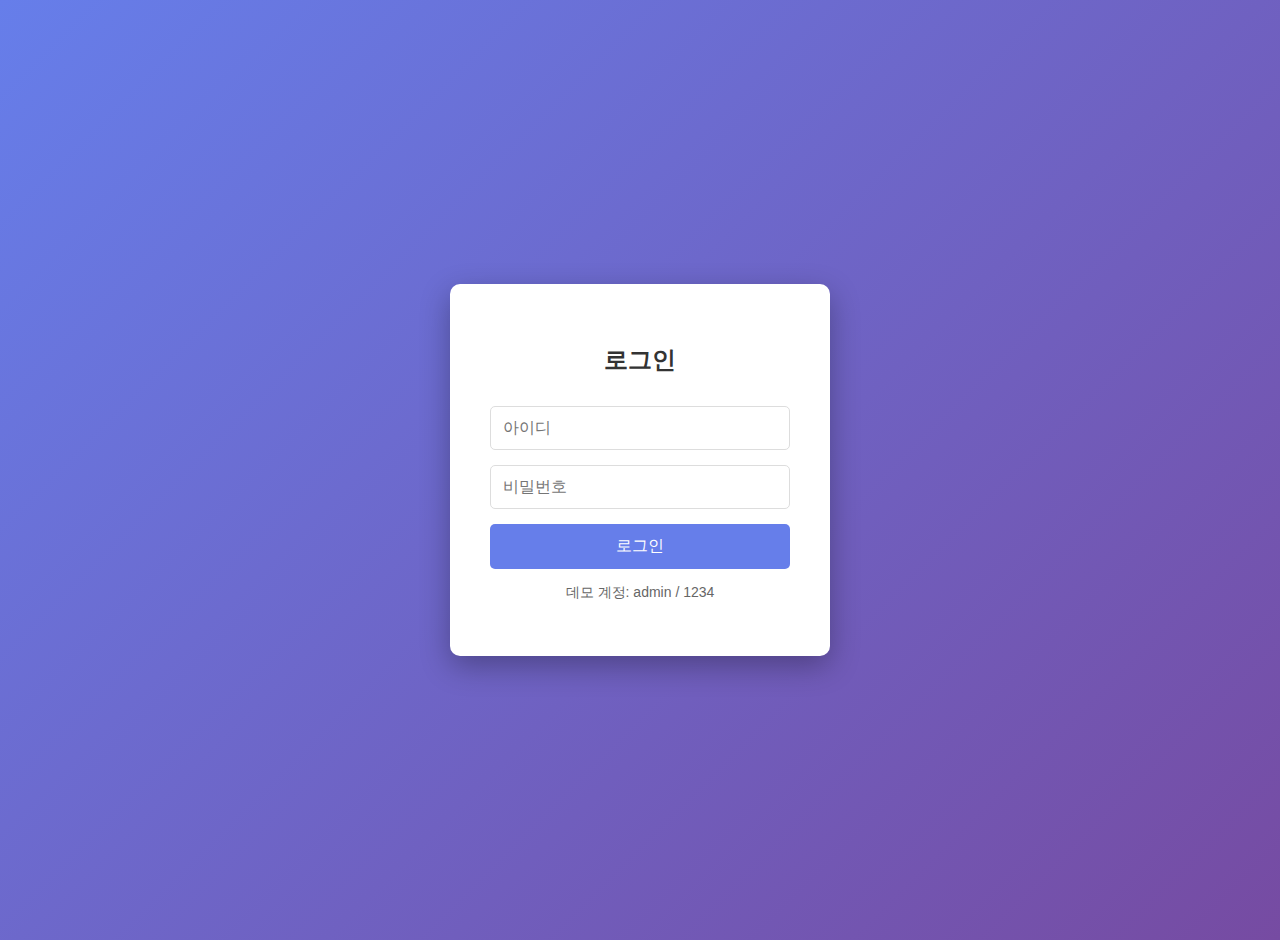
<file: index.html>
<!DOCTYPE html>
<html lang="ko">
<head>
    <meta charset="UTF-8">
    <meta name="viewport" content="width=device-width, initial-scale=1.0">
    <title>콘서트 예매</title>
    <link rel="stylesheet" href="style.css">
    <script src="script.js"></script>
</head>
<body>
    <div class="container">
        <img src="poster1.png" alt="콘서트 포스터" class="poster">
        <button id="bookingBtn" class="booking-btn" onclick="goToBooking()">예매하기</button>
        <p id="countdown" class="countdown"></p>
        <button class="logout-btn" onclick="logout()">로그아웃</button>
    </div>

    <script>
        checkLogin();
        initBookingButton();
    </script>
</body>
</html>
</file>
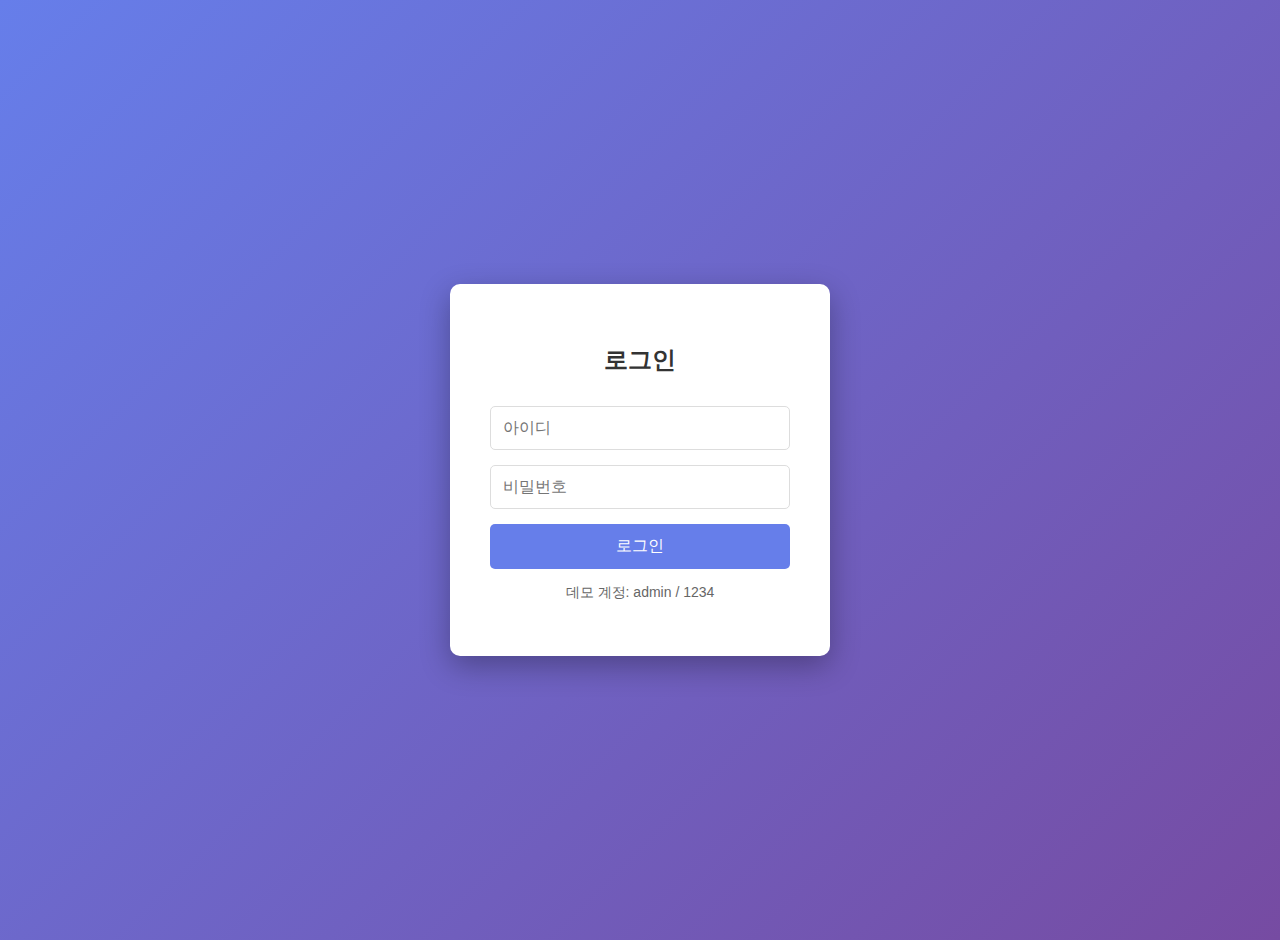
<file: booking.html>
<!DOCTYPE html>
<html lang="ko">
<head>
    <meta charset="UTF-8">
    <meta name="viewport" content="width=device-width, initial-scale=1.0">
    <title>콘서트 예매</title>
    <link rel="stylesheet" href="style.css">
</head>
<body>
    <div class="container">
        <img src="poster2.png" alt="콘서트 포스터" class="poster rotating">
        <button class="booking-btn real" onclick="showPopup()">진짜 예매하기</button>
        <button class="logout-btn" onclick="logout()">로그아웃</button>
    </div>

    <div id="popup" class="popup">
        <div class="popup-content">
            <p>아이고~! 예매 불가! 아쉽지만 전석 매진입니다. 부디 마음속으로 응원 부탁드려요. 다음에 또 기회가 있을 겁니다!</p>
            <button onclick="closePopup()">확인</button>
        </div>
    </div>

    <script>
        if (!localStorage.getItem('loggedIn')) {
            location.href = 'login.html';
        }
        
        function showPopup() {
            document.getElementById('popup').style.display = 'flex';
        }
        
        function closePopup() {
            document.getElementById('popup').style.display = 'none';
        }
        
        function logout() {
            localStorage.removeItem('loggedIn');
            location.href = 'login.html';
        }
    </script>
</body>
</html>
</file>
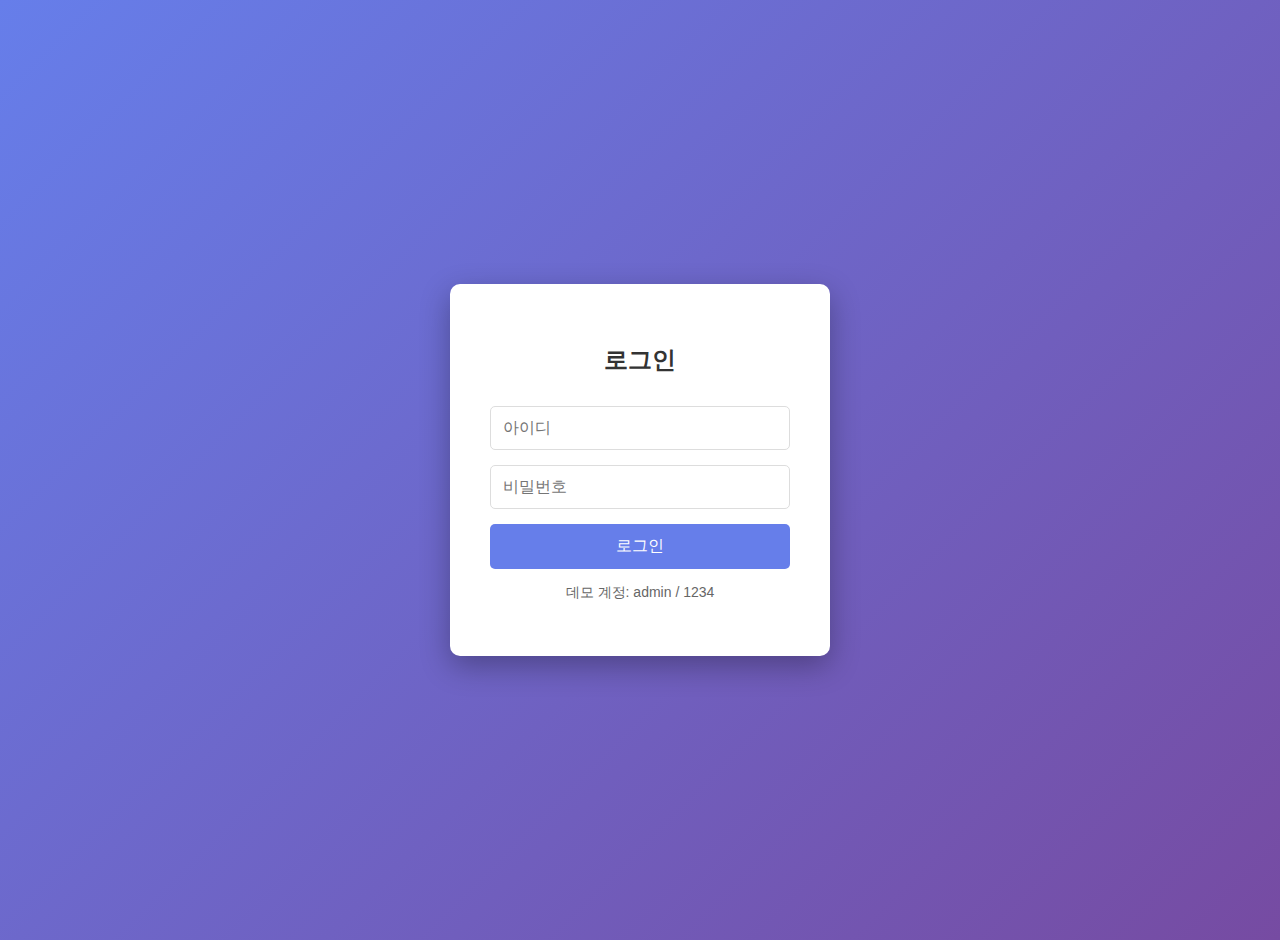
<file: login.html>
<!DOCTYPE html>
<html lang="ko">
<head>
    <meta charset="UTF-8">
    <meta name="viewport" content="width=device-width, initial-scale=1.0">
    <title>로그인</title>
    <link rel="stylesheet" href="style.css">
    <script src="script.js"></script>
</head>
<body>
    <div class="container">
        <div class="login-form">
            <h2>로그인</h2>
            <input type="text" id="username" placeholder="아이디" required>
            <input type="password" id="password" placeholder="비밀번호" required>
            <button onclick="login()">로그인</button>
            <p class="demo-info">데모 계정: admin / 1234</p>
        </div>
    </div>

    <script>
        document.addEventListener('keypress', function(e) {
            if (e.key === 'Enter') login();
        });
    </script>
</body>
</html>
</file>
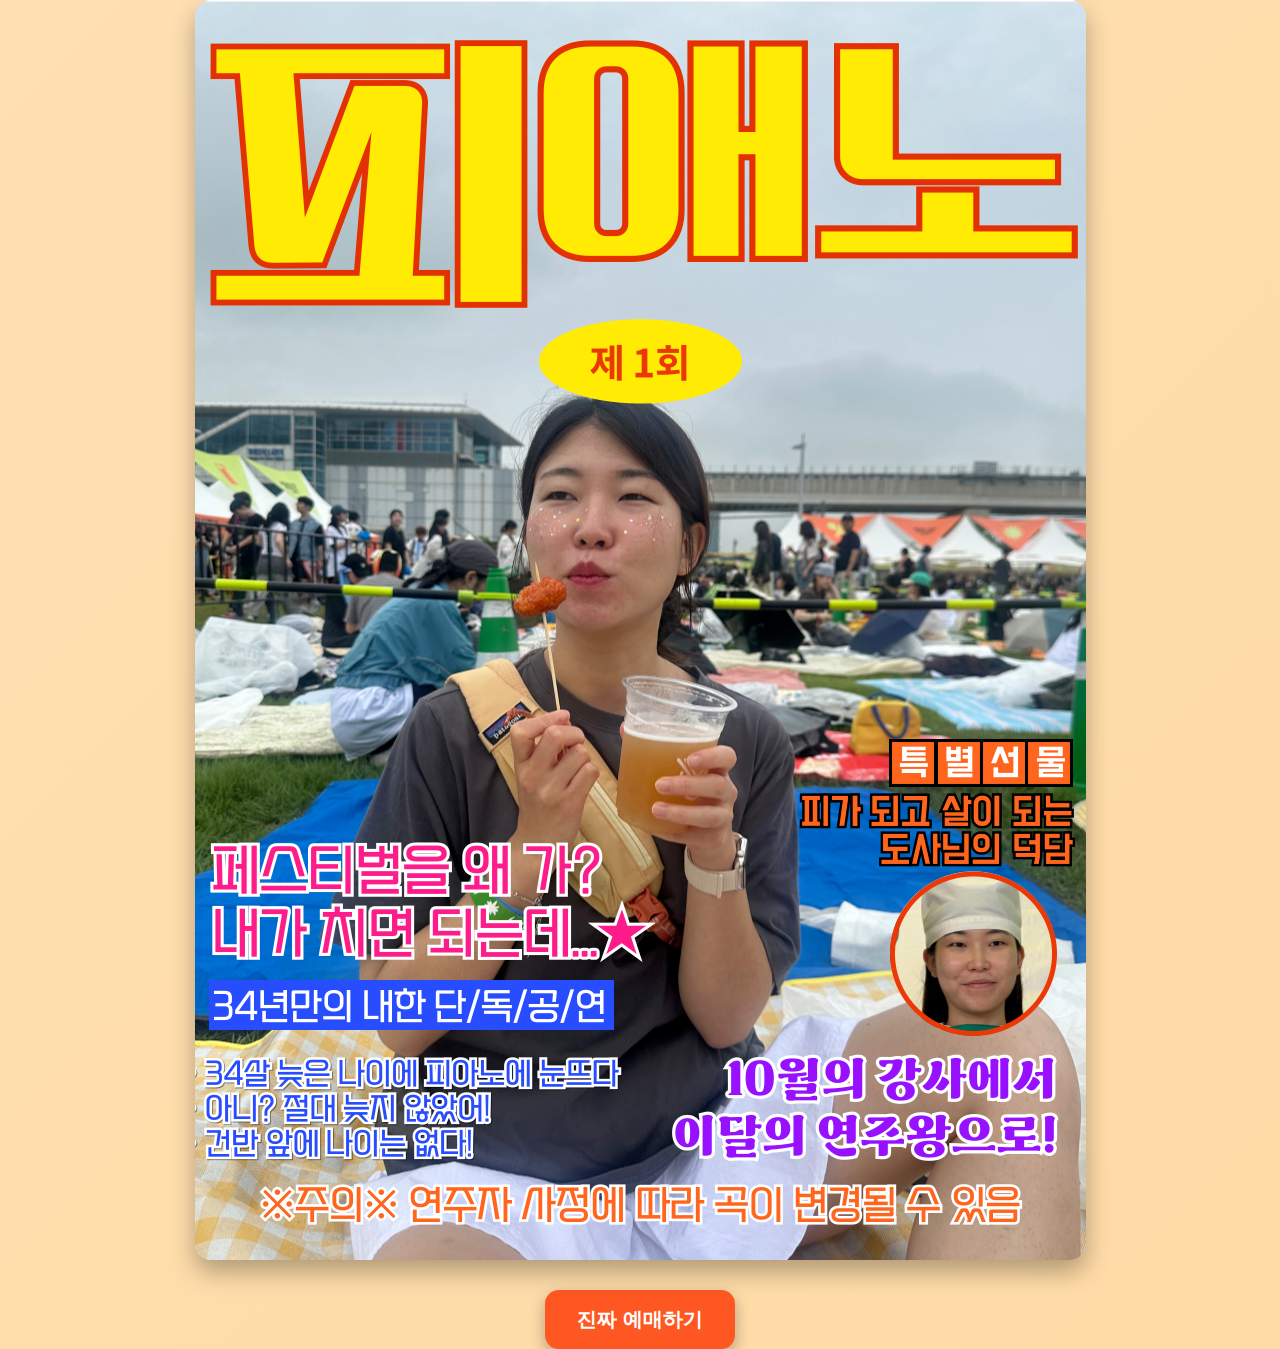
<file: poster2.html>
<!DOCTYPE html>
<html lang="ko">
<head>
  <meta charset="UTF-8">
  <title>피아노 리사이틀 – 두 번째 페이지</title>
  <link href="https://fonts.googleapis.com/css2?family=Poppins:wght@400;600&display=swap" rel="stylesheet">
  <style>
    body {
      font-family: 'Poppins', sans-serif;
      display: flex;
      flex-direction: column;
      justify-content: center;
      align-items: center;
      min-height: 100vh;
      margin: 0;
      perspective: 1000px; /* 3D 입체감 */
      background: linear-gradient(135deg, #ffe0b2, #ffcc80);
      background-size: 400% 400%;
      animation: bg-move 15s ease infinite;
    }

    @keyframes bg-move {
      0% { background-position: 0% 0%; }
      50% { background-position: 100% 100%; }
      100% { background-position: 0% 0%; }
    }

    .poster-3d {
      max-width: 90%;
      height: auto;
      border-radius: 16px;
      box-shadow: 0 12px 24px rgba(0,0,0,0.3);
      transform-style: preserve-3d;
      animation: rotate3d 20s linear infinite; /* 천천히 회전 */
    }

    @keyframes rotate3d {
      from { transform: rotateY(0deg); }
      to { transform: rotateY(360deg); }
    }

    .poster-3d:hover {
      transform: rotateY(360deg) scale(1.05); /* 확대만 적용 */
    }

    button {
      margin-top: 30px;
      padding: 16px 32px;
      font-size: 20px;
      font-weight: 700;
      border: none;
      background: #FF5722;
      color: white;
      border-radius: 14px;
      cursor: pointer;
      transition: all 0.3s ease;
      box-shadow: 0 6px 16px rgba(0,0,0,0.3);
    }

    button:hover {
      background: #E64A19;
      transform: translateY(-3px) scale(1.05);
    }
  </style>
</head>
<body>
  <img src="poster2.png" alt="포스터 2" class="poster-3d">
  <button onclick="alert('아이고~! 예매 불가! 아쉽지만 전석 매진입니다. 부디 마음속으로 응원 부탁드려요. 다음에 또 기회가 있을 겁니다!')">진짜 예매하기</button>
</body>
</html>
</file>
<file: style.css>
body {
    margin: 0;
    padding: 0;
    font-family: Arial, sans-serif;
    background: linear-gradient(135deg, #667eea 0%, #764ba2 100%);
    min-height: 100vh;
}

.container {
    display: flex;
    flex-direction: column;
    align-items: center;
    justify-content: center;
    min-height: 100vh;
    padding: 20px;
}

.poster {
    max-width: 400px;
    width: 100%;
    height: auto;
    border-radius: 10px;
    box-shadow: 0 10px 30px rgba(0,0,0,0.3);
    margin-bottom: 30px;
}

.rotating {
    animation: rotate 8s linear infinite;
}

@keyframes rotate {
    from { transform: rotate(0deg); }
    to { transform: rotate(360deg); }
}

.booking-btn {
    background: #ff6b6b;
    color: white;
    border: none;
    padding: 15px 40px;
    font-size: 18px;
    font-weight: bold;
    border-radius: 25px;
    cursor: pointer;
    transition: all 0.3s ease;
    box-shadow: 0 5px 15px rgba(255,107,107,0.4);
}

.booking-btn:hover {
    background: #ff5252;
    transform: translateY(-2px);
    box-shadow: 0 7px 20px rgba(255,107,107,0.6);
}

.booking-btn.real {
    background: #4ecdc4;
    box-shadow: 0 5px 15px rgba(78,205,196,0.4);
}

.booking-btn.real:hover {
    background: #26d0ce;
    box-shadow: 0 7px 20px rgba(78,205,196,0.6);
}

.popup {
    display: none;
    position: fixed;
    top: 0;
    left: 0;
    width: 100%;
    height: 100%;
    background: rgba(0,0,0,0.5);
    justify-content: center;
    align-items: center;
    z-index: 1000;
}

.popup-content {
    background: white;
    padding: 30px;
    border-radius: 10px;
    text-align: center;
    box-shadow: 0 10px 30px rgba(0,0,0,0.3);
}

.popup-content p {
    font-size: 20px;
    margin-bottom: 20px;
    color: #333;
}

.popup-content button {
    background: #ff6b6b;
    color: white;
    border: none;
    padding: 10px 20px;
    border-radius: 5px;
    cursor: pointer;
    font-size: 16px;
}

.popup-content button:hover {
    background: #ff5252;
}

.login-form {
    background: white;
    padding: 40px;
    border-radius: 10px;
    box-shadow: 0 10px 30px rgba(0,0,0,0.3);
    width: 300px;
}

.login-form h2 {
    text-align: center;
    margin-bottom: 30px;
    color: #333;
}

.login-form input {
    width: 100%;
    padding: 12px;
    margin-bottom: 15px;
    border: 1px solid #ddd;
    border-radius: 5px;
    font-size: 16px;
    box-sizing: border-box;
}

.login-form button {
    width: 100%;
    background: #667eea;
    color: white;
    border: none;
    padding: 12px;
    border-radius: 5px;
    font-size: 16px;
    cursor: pointer;
}

.login-form button:hover {
    background: #5a6fd8;
}

.demo-info {
    text-align: center;
    margin-top: 15px;
    font-size: 14px;
    color: #666;
}

.logout-btn {
    background: #6c757d;
    color: white;
    border: none;
    padding: 8px 16px;
    border-radius: 5px;
    cursor: pointer;
    margin-top: 10px;
    font-size: 14px;
}

.logout-btn:hover {
    background: #5a6268;
}

.booking-btn:disabled {
    background: #ccc;
    cursor: not-allowed;
    box-shadow: none;
}

.booking-btn:disabled:hover {
    background: #ccc;
    transform: none;
    box-shadow: none;
}

.countdown {
    color: white;
    font-size: 16px;
    margin-top: 10px;
    text-align: center;
}
</file>
